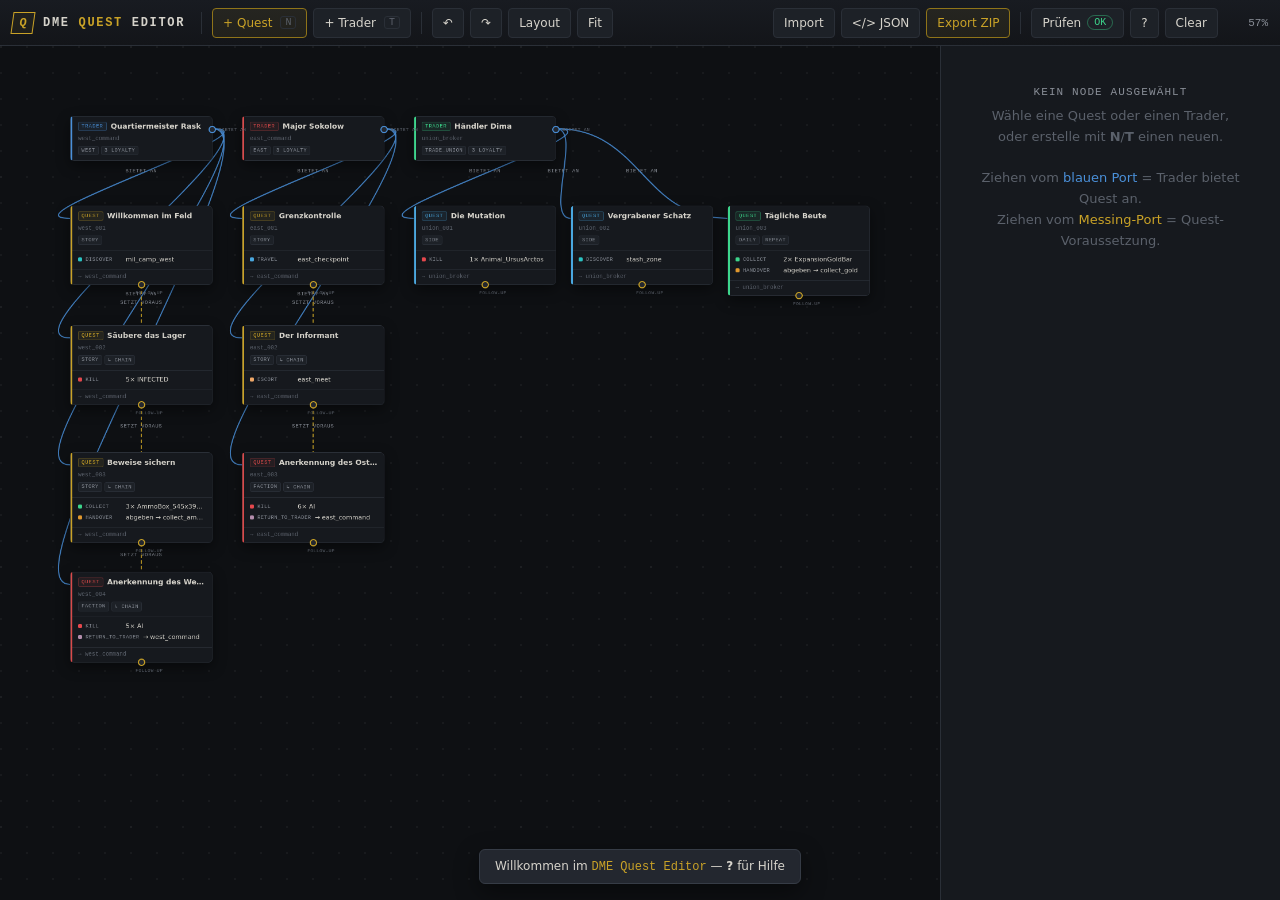
<file: docs/quest-editor/index.html>
<!DOCTYPE html>
<html lang="de">
<head>
<meta charset="UTF-8">
<meta name="viewport" content="width=device-width, initial-scale=1.0">
<title>DME Quest Editor</title>
<style>
:root{
  --bg:#0E1013; --panel:#16191E; --panel-2:#1D2127; --panel-3:#23272F;
  --line:#2A2F37; --line-2:#363C46;
  --ink:#D6D3CB; --muted:#8A8F98; --faint:#5B616B;
  --brass:#C9A227; --brass-dim:#8f7419;
  --err:#E5484D; --warn:#E0982E; --ok:#3DD68C;
  --shadow:0 8px 24px rgba(0,0,0,.45);
  --mono:ui-monospace,"Cascadia Code","Cascadia Mono",Consolas,"Liberation Mono",monospace;
  --sans:system-ui,"Segoe UI",Roboto,Helvetica,Arial,sans-serif;
}
*{box-sizing:border-box}
html,body{height:100%;margin:0}
body{
  background:var(--bg); color:var(--ink); font-family:var(--sans);
  font-size:13px; overflow:hidden; user-select:none; -webkit-font-smoothing:antialiased;
}
button{font-family:inherit;color:inherit;cursor:pointer}
input,select,textarea{font-family:inherit}
.mono{font-family:var(--mono)}
.eyebrow{font-family:var(--mono);text-transform:uppercase;letter-spacing:.12em;font-size:10px;color:var(--muted)}

/* ---------- Layout ---------- */
#app{display:flex;flex-direction:column;height:100%}
#toolbar{
  display:flex;align-items:center;gap:6px;height:46px;padding:0 12px;flex:0 0 auto;
  background:linear-gradient(180deg,#181B21,#131519);border-bottom:1px solid var(--line);z-index:30;
}
#brand{display:flex;align-items:center;gap:9px;margin-right:6px}
#brand .logo{width:22px;height:22px;border:1px solid var(--brass);color:var(--brass);
  display:flex;align-items:center;justify-content:center;font-family:var(--mono);font-weight:700;
  font-size:12px;transform:skewX(-8deg);background:rgba(201,162,39,.06)}
#brand .title{font-family:var(--mono);text-transform:uppercase;letter-spacing:.14em;font-size:12px;font-weight:600}
#brand .title b{color:var(--brass);font-weight:600}
.tb-sep{width:1px;height:22px;background:var(--line);margin:0 4px}
.tb-btn{
  height:30px;padding:0 10px;display:inline-flex;align-items:center;gap:6px;
  background:var(--panel-2);border:1px solid var(--line);color:var(--ink);
  border-radius:4px;font-size:12px;white-space:nowrap;transition:border-color .12s,background .12s;
}
.tb-btn:hover{border-color:var(--line-2);background:var(--panel-3)}
.tb-btn.primary{border-color:var(--brass-dim);color:var(--brass);background:rgba(201,162,39,.08)}
.tb-btn.primary:hover{background:rgba(201,162,39,.15)}
.tb-btn.danger:hover{border-color:var(--err);color:var(--err)}
.tb-btn .k{font-family:var(--mono);font-size:10px;color:var(--faint);border:1px solid var(--line);
  border-radius:3px;padding:0 4px;margin-left:2px}
.tb-spacer{flex:1 1 auto}
#zoomLabel{font-family:var(--mono);font-size:11px;color:var(--muted);min-width:44px;text-align:right}

#stage{flex:1 1 auto;display:flex;min-height:0;position:relative}

/* ---------- Canvas ---------- */
#canvas{
  flex:1 1 auto;position:relative;overflow:hidden;cursor:default;
  background-color:var(--bg);
  background-image:
    radial-gradient(circle at 1px 1px, rgba(255,255,255,.045) 1px, transparent 0),
    radial-gradient(circle at 1px 1px, rgba(255,255,255,.02) 1px, transparent 0);
  background-size:26px 26px, 130px 130px;
}
#canvas.panning{cursor:grabbing}
#canvas.connecting{cursor:crosshair}
#world{position:absolute;left:0;top:0;transform-origin:0 0;will-change:transform}
#edges{position:absolute;left:0;top:0;width:1px;height:1px;overflow:visible;pointer-events:none}
#edges path.hit{stroke:transparent;stroke-width:14;fill:none;pointer-events:stroke;cursor:pointer}
#edges path.wire{fill:none;stroke-width:2}
#edges .elabel{font-family:var(--mono);font-size:9px;fill:var(--muted);text-transform:uppercase;letter-spacing:.08em}
#edges .elabel-bg{fill:var(--bg);opacity:.85}

/* ---------- Nodes ---------- */
.node{
  position:absolute;width:248px;background:var(--panel);border:1px solid var(--line);
  border-radius:7px;box-shadow:var(--shadow);overflow:visible;
}
.node.sel{border-color:var(--brass);box-shadow:0 0 0 1px var(--brass),0 8px 26px rgba(0,0,0,.5)}
.node .accent{position:absolute;left:0;top:0;bottom:0;width:3px;border-radius:7px 0 0 7px}
.node .nhead{display:flex;align-items:center;gap:7px;padding:9px 10px 8px 13px;cursor:grab}
.node .nhead:active{cursor:grabbing}
.node .ntag{font-family:var(--mono);font-size:9px;text-transform:uppercase;letter-spacing:.1em;
  padding:2px 5px;border-radius:3px;border:1px solid;flex:0 0 auto}
.node .ntitle{font-size:13px;font-weight:600;line-height:1.2;overflow:hidden;text-overflow:ellipsis;
  white-space:nowrap;flex:1 1 auto}
.node .nid{font-family:var(--mono);font-size:10px;color:var(--faint);padding:0 13px 7px}
.node .nbadges{display:flex;flex-wrap:wrap;gap:4px;padding:0 11px 9px 13px}
.node .badge{font-family:var(--mono);font-size:9px;text-transform:uppercase;letter-spacing:.06em;
  padding:2px 5px;border-radius:3px;background:var(--panel-2);border:1px solid var(--line);color:var(--muted)}
.node .obj-list{border-top:1px solid var(--line);padding:6px 8px 8px}
.node .obj-row{display:flex;align-items:center;gap:6px;padding:3px 5px;border-radius:4px;font-size:11px}
.node .obj-row:hover{background:var(--panel-2)}
.node .obj-dot{width:7px;height:7px;border-radius:2px;flex:0 0 auto}
.node .obj-type{font-family:var(--mono);font-size:9px;letter-spacing:.05em;min-width:64px;color:var(--muted)}
.node .obj-txt{color:var(--ink);overflow:hidden;text-overflow:ellipsis;white-space:nowrap}
.node .nfoot{display:flex;justify-content:space-between;align-items:center;padding:6px 11px 8px 13px;
  border-top:1px solid var(--line);font-family:var(--mono);font-size:10px;color:var(--faint)}
.node .flags-badge{color:var(--err);cursor:help}
.node .flags-badge.warn{color:var(--warn)}
.node.empty-obj .obj-empty{padding:8px 13px;color:var(--faint);font-style:italic;font-size:11px;border-top:1px solid var(--line)}

/* Ports */
.port{position:absolute;width:13px;height:13px;border-radius:50%;background:var(--panel-3);
  border:2px solid var(--line-2);cursor:crosshair;z-index:2;transition:transform .1s,border-color .1s}
.port:hover{border-color:var(--brass);transform:scale(1.25)}
.port.out-trader{right:-7px;top:16px;border-color:#4A90D9}
.port.out-prereq{bottom:-7px;left:50%;margin-left:-6px;border-color:var(--brass)}
.port .plabel{position:absolute;font-family:var(--mono);font-size:8px;color:var(--faint);
  text-transform:uppercase;letter-spacing:.06em;white-space:nowrap;pointer-events:none}
.port.out-trader .plabel{left:16px;top:0}
.port.out-prereq .plabel{top:14px;left:-6px}

/* ---------- Inspector ---------- */
#inspector{
  flex:0 0 340px;width:340px;background:var(--panel);border-left:1px solid var(--line);
  display:flex;flex-direction:column;min-height:0;z-index:20;
}
#inspector.hidden{display:none}
#insp-head{padding:12px 14px;border-bottom:1px solid var(--line);display:flex;align-items:flex-start;justify-content:space-between;gap:8px}
#insp-head .h-tag{font-family:var(--mono);font-size:9px;letter-spacing:.12em;text-transform:uppercase;color:var(--brass)}
#insp-head .h-title{font-size:15px;font-weight:600;margin-top:3px;word-break:break-word}
#insp-head .h-sub{font-family:var(--mono);font-size:10px;color:var(--muted);margin-top:4px}
#insp-close{background:none;border:none;color:var(--muted);font-size:18px;line-height:1;padding:2px 4px}
#insp-close:hover{color:var(--err)}
#insp-body{flex:1 1 auto;overflow-y:auto;overflow-x:hidden}
#insp-empty{padding:40px 22px;text-align:center;color:var(--faint)}
#insp-empty .big{font-family:var(--mono);font-size:11px;letter-spacing:.1em;text-transform:uppercase;margin-bottom:8px;color:var(--muted)}

.sect{border-bottom:1px solid var(--line)}
.sect>.sect-head{display:flex;align-items:center;gap:8px;padding:10px 14px;cursor:pointer;user-select:none}
.sect>.sect-head:hover{background:var(--panel-2)}
.sect>.sect-head .chev{color:var(--faint);font-size:10px;width:10px;transition:transform .12s}
.sect.open>.sect-head .chev{transform:rotate(90deg)}
.sect>.sect-head .s-name{font-family:var(--mono);font-size:10px;letter-spacing:.1em;text-transform:uppercase;color:var(--ink);flex:1 1 auto}
.sect>.sect-head .s-count{font-family:var(--mono);font-size:10px;color:var(--faint)}
.sect>.sect-body{display:none;padding:4px 14px 14px}
.sect.open>.sect-body{display:block}

.f{margin:9px 0}
.f>label{display:block;font-family:var(--mono);font-size:9px;letter-spacing:.06em;text-transform:uppercase;color:var(--muted);margin-bottom:4px}
.f .hint{font-family:var(--sans);font-size:10px;color:var(--faint);margin-top:3px;text-transform:none;letter-spacing:0}
.ctrl{width:100%;background:var(--panel-2);border:1px solid var(--line);color:var(--ink);
  border-radius:4px;padding:7px 8px;font-size:12px}
.ctrl:focus{outline:none;border-color:var(--brass)}
textarea.ctrl{resize:vertical;min-height:52px;line-height:1.4}
select.ctrl{cursor:pointer}
.row2{display:flex;gap:8px}
.row2>.f{flex:1;margin:9px 0}
.chk{display:flex;align-items:center;gap:8px;margin:7px 0;cursor:pointer;font-size:12px}
.chk input{width:15px;height:15px;accent-color:var(--brass);cursor:pointer}
.mini-btn{background:var(--panel-2);border:1px solid var(--line);color:var(--muted);border-radius:4px;
  padding:5px 9px;font-size:11px;font-family:var(--mono)}
.mini-btn:hover{border-color:var(--brass);color:var(--brass)}
.add-btn{width:100%;margin-top:8px;padding:7px;background:var(--panel-2);border:1px dashed var(--line-2);
  color:var(--muted);border-radius:4px;font-family:var(--mono);font-size:11px;letter-spacing:.06em}
.add-btn:hover{border-color:var(--brass);color:var(--brass)}

/* repeatable item cards (objectives / rewards / levels) */
.item-card{background:var(--panel-2);border:1px solid var(--line);border-radius:5px;margin:8px 0;overflow:hidden}
.item-card>.ic-head{display:flex;align-items:center;gap:7px;padding:7px 9px;background:var(--panel-3)}
.item-card>.ic-head .ic-dot{width:8px;height:8px;border-radius:2px;flex:0 0 auto}
.item-card>.ic-head .ic-name{font-family:var(--mono);font-size:11px;flex:1 1 auto;color:var(--ink);overflow:hidden;text-overflow:ellipsis;white-space:nowrap}
.item-card>.ic-head .ic-x{background:none;border:none;color:var(--faint);font-size:15px;line-height:1;padding:0 3px}
.item-card>.ic-head .ic-x:hover{color:var(--err)}
.item-card>.ic-body{padding:2px 10px 9px}
.taglist{display:flex;flex-wrap:wrap;gap:5px;margin-top:2px}
.taglist .tag{display:inline-flex;align-items:center;gap:5px;background:var(--panel-3);border:1px solid var(--line);
  border-radius:4px;padding:3px 4px 3px 7px;font-family:var(--mono);font-size:10px}
.taglist .tag button{background:none;border:none;color:var(--faint);font-size:13px;line-height:1;padding:0 1px}
.taglist .tag button:hover{color:var(--err)}
.taglist .tag.add input{background:none;border:none;color:var(--ink);width:96px;font-family:var(--mono);font-size:10px}
.taglist .tag.add input:focus{outline:none}
.taglist .tag.add{border-style:dashed}

/* ---------- Validation panel ---------- */
#valpanel{position:absolute;right:352px;bottom:12px;width:300px;max-height:44%;background:var(--panel);
  border:1px solid var(--line);border-radius:7px;box-shadow:var(--shadow);display:flex;flex-direction:column;z-index:25;overflow:hidden}
#valpanel.hidden{display:none}
#valpanel .vp-head{display:flex;align-items:center;gap:8px;padding:9px 12px;border-bottom:1px solid var(--line);cursor:pointer}
#valpanel .vp-head .s-name{font-family:var(--mono);font-size:10px;letter-spacing:.1em;text-transform:uppercase;flex:1 1 auto}
#valpanel .vp-body{overflow-y:auto;padding:4px 0}
#valpanel .vitem{display:flex;gap:8px;padding:7px 12px;font-size:11px;border-left:2px solid transparent;cursor:pointer}
#valpanel .vitem:hover{background:var(--panel-2)}
#valpanel .vitem.err{border-left-color:var(--err)}
#valpanel .vitem.warn{border-left-color:var(--warn)}
#valpanel .vitem .vmark{font-family:var(--mono);font-size:9px;flex:0 0 auto;margin-top:1px}
#valpanel .vitem.err .vmark{color:var(--err)}
#valpanel .vitem.warn .vmark{color:var(--warn)}
#valpanel .vitem .vwho{color:var(--muted);font-family:var(--mono);font-size:9px}
#valpanel .vp-empty{padding:16px 12px;color:var(--ok);font-size:11px;text-align:center}
.count-pill{font-family:var(--mono);font-size:10px;padding:1px 6px;border-radius:9px;border:1px solid var(--line)}
.count-pill.err{color:var(--err);border-color:rgba(229,72,77,.4)}
.count-pill.warn{color:var(--warn);border-color:rgba(224,152,46,.4)}
.count-pill.ok{color:var(--ok);border-color:rgba(61,214,140,.4)}

/* ---------- Context menu ---------- */
#ctxmenu{position:absolute;z-index:60;background:var(--panel-2);border:1px solid var(--line-2);
  border-radius:6px;box-shadow:var(--shadow);padding:4px;min-width:170px;display:none}
#ctxmenu button{display:flex;width:100%;align-items:center;gap:8px;background:none;border:none;
  color:var(--ink);text-align:left;padding:7px 10px;border-radius:4px;font-size:12px}
#ctxmenu button:hover{background:var(--panel-3)}
#ctxmenu button.danger:hover{color:var(--err)}
#ctxmenu .sep{height:1px;background:var(--line);margin:4px 2px}
#ctxmenu .ctx-h{font-family:var(--mono);font-size:9px;letter-spacing:.1em;text-transform:uppercase;color:var(--faint);padding:5px 10px 3px}

/* ---------- Modal ---------- */
.modal-bg{position:absolute;inset:0;background:rgba(0,0,0,.6);z-index:70;display:none;align-items:center;justify-content:center}
.modal-bg.show{display:flex}
.modal{background:var(--panel);border:1px solid var(--line-2);border-radius:9px;box-shadow:var(--shadow);
  width:min(680px,92vw);max-height:86vh;display:flex;flex-direction:column;overflow:hidden}
.modal .m-head{display:flex;align-items:center;justify-content:space-between;padding:13px 16px;border-bottom:1px solid var(--line)}
.modal .m-head h2{margin:0;font-family:var(--mono);font-size:13px;letter-spacing:.08em;text-transform:uppercase;font-weight:600}
.modal .m-head button{background:none;border:none;color:var(--muted);font-size:20px;line-height:1}
.modal .m-head button:hover{color:var(--err)}
.modal .m-body{padding:16px;overflow:auto}
.modal .m-body pre{margin:0;font-family:var(--mono);font-size:11px;line-height:1.5;white-space:pre-wrap;word-break:break-word;color:var(--ink)}
.kb-grid{display:grid;grid-template-columns:auto 1fr;gap:9px 16px;align-items:center}
.kb-grid .k{font-family:var(--mono);font-size:11px;background:var(--panel-2);border:1px solid var(--line);
  border-radius:4px;padding:3px 7px;justify-self:start;color:var(--brass)}
.kb-grid .d{color:var(--muted);font-size:12px}
.modal p.lead{margin:0 0 14px;color:var(--muted);line-height:1.55}
.legend{display:flex;flex-wrap:wrap;gap:6px;margin-top:6px}
.legend .lg{display:inline-flex;align-items:center;gap:6px;font-family:var(--mono);font-size:10px;
  border:1px solid var(--line);border-radius:4px;padding:3px 7px;color:var(--muted)}
.legend .lg i{width:9px;height:9px;border-radius:2px;display:inline-block}

/* toast */
#toast{position:absolute;bottom:16px;left:50%;transform:translateX(-50%) translateY(20px);
  background:var(--panel-3);border:1px solid var(--line-2);border-radius:6px;padding:9px 15px;
  font-size:12px;box-shadow:var(--shadow);opacity:0;transition:opacity .2s,transform .2s;z-index:80;pointer-events:none}
#toast.show{opacity:1;transform:translateX(-50%) translateY(0)}
#toast.err{border-color:var(--err)}
#toast .mono{color:var(--brass)}

.hidden{display:none !important}
::-webkit-scrollbar{width:10px;height:10px}
::-webkit-scrollbar-thumb{background:var(--line);border-radius:5px;border:2px solid var(--panel)}
::-webkit-scrollbar-thumb:hover{background:var(--line-2)}
</style>
</head>
<body>
<div id="app">
  <header id="toolbar">
    <div id="brand"><div class="logo">Q</div><div class="title">DME&nbsp;<b>QUEST</b>&nbsp;EDITOR</div></div>
    <div class="tb-sep"></div>
    <button class="tb-btn primary" id="btnNewQuest">+ Quest <span class="k">N</span></button>
    <button class="tb-btn" id="btnNewTrader">+ Trader <span class="k">T</span></button>
    <div class="tb-sep"></div>
    <button class="tb-btn" id="btnUndo" title="Rückgängig (Ctrl+Z)">↶</button>
    <button class="tb-btn" id="btnRedo" title="Wiederholen (Ctrl+Y)">↷</button>
    <button class="tb-btn" id="btnLayout" title="Auto-Layout (L)">Layout</button>
    <button class="tb-btn" id="btnFit" title="Ansicht einpassen (F)">Fit</button>
    <div class="tb-spacer"></div>
    <button class="tb-btn" id="btnImport">Import</button>
    <button class="tb-btn" id="btnCode">&lt;/&gt; JSON</button>
    <button class="tb-btn primary" id="btnExport">Export ZIP</button>
    <div class="tb-sep"></div>
    <button class="tb-btn" id="btnValidate" title="Validierung">Prüfen <span class="count-pill ok" id="valPill">0</span></button>
    <button class="tb-btn" id="btnHelp" title="Hilfe (?)">?</button>
    <button class="tb-btn danger" id="btnClear" title="Alles löschen">Clear</button>
    <span id="zoomLabel">100%</span>
  </header>

  <div id="stage">
    <div id="canvas">
      <div id="world">
        <svg id="edges"></svg>
      </div>
    </div>

    <aside id="inspector">
      <div id="insp-head" class="hidden">
        <div>
          <div class="h-tag" id="ih-tag">QUEST</div>
          <div class="h-title" id="ih-title">—</div>
          <div class="h-sub" id="ih-sub"></div>
        </div>
        <button id="insp-close" title="Auswahl aufheben">×</button>
      </div>
      <div id="insp-body">
        <div id="insp-empty">
          <div class="big">Kein Node ausgewählt</div>
          <div style="line-height:1.6">Wähle eine Quest oder einen Trader,<br>oder erstelle mit <b>N</b>/<b>T</b> einen neuen.<br><br>
          Ziehen vom <span style="color:#4A90D9">blauen Port</span> = Trader bietet Quest an.<br>
          Ziehen vom <span style="color:var(--brass)">Messing-Port</span> = Quest-Voraussetzung.</div>
        </div>
      </div>
    </aside>

    <div id="valpanel" class="hidden">
      <div class="vp-head" id="valHead"><span class="s-name">Validierung</span><span class="count-pill ok" id="valPill2">0</span><span style="color:var(--faint)">×</span></div>
      <div class="vp-body" id="valBody"></div>
    </div>

    <div id="ctxmenu"></div>
    <div id="toast"></div>
  </div>
</div>

<!-- Modals -->
<div class="modal-bg" id="modalHelp">
  <div class="modal">
    <div class="m-head"><h2>Hilfe &amp; Tastenkürzel</h2><button data-close>×</button></div>
    <div class="m-body">
      <p class="lead">Visueller Node-Editor für <b>DME_Tasks</b>-Quests. Trader bieten Quests an (blaue Kante);
      Quests verketten sich über Voraussetzungen (Messing-Kante von unten). Der Export erzeugt die
      Serverprofil-Struktur <span class="mono">DME_Tasks/Traders/*.json</span> + <span class="mono">Quests/*.json</span>.</p>
      <div class="kb-grid" id="kbGrid"></div>
      <div style="margin-top:16px" class="eyebrow">Objective-Typen</div>
      <div class="legend" id="legend"></div>
    </div>
  </div>
</div>

<div class="modal-bg" id="modalCode">
  <div class="modal">
    <div class="m-head"><h2 id="codeTitle">JSON</h2><div style="display:flex;gap:8px"><button class="mini-btn" data-copy>Kopieren</button><button data-close>×</button></div></div>
    <div class="m-body"><pre id="codePre"></pre></div>
  </div>
</div>

<input type="file" id="fileInput" accept=".json,.zip" multiple class="hidden">

<script>
"use strict";
// constants.js
// ---------- Constants ----------
const FACTIONS = ["NEUTRAL","WEST","EAST","BANDITS","MONSTERS","TRADE_UNION"];
const FACTION_COLOR = {NEUTRAL:"#8A8F98",WEST:"#4A90D9",EAST:"#D94A4A",BANDITS:"#E0982E",MONSTERS:"#9B59B6",TRADE_UNION:"#3DD68C"};
const CATEGORIES = ["STORY","SIDE","FACTION","BOSS","EXPEDITION","DAILY","WEEKLY"];
const CATEGORY_COLOR = {STORY:"#C9A227",SIDE:"#4AA8E0",FACTION:"#D94A4A",BOSS:"#F76808",EXPEDITION:"#66C2A5",DAILY:"#3DD68C",WEEKLY:"#8B7BE8"};
const OBJ_TYPES = ["KILL","BOSS","COLLECT","HANDOVER","DELIVER","TRAVEL","DISCOVER","MARK","STASH","INTERACT","SURVIVE","RETURN_TO_TRADER","CRAFT","ESCORT","DEFEND","USE_ITEM","SIGNAL","GROUP","EXTRACT"];
const OBJ_COLOR = {KILL:"#E5484D",BOSS:"#F76808",COLLECT:"#3DD68C",HANDOVER:"#E0982E",DELIVER:"#E0982E",TRAVEL:"#4AA8E0",DISCOVER:"#2BC4C4",MARK:"#8B7BE8",STASH:"#8B7BE8",INTERACT:"#C9A227",SURVIVE:"#D08770",RETURN_TO_TRADER:"#B48EAD",CRAFT:"#A3BE8C",ESCORT:"#F0A868",DEFEND:"#F0A868",USE_ITEM:"#C9A227",SIGNAL:"#56B6C2",GROUP:"#7A8290",EXTRACT:"#66C2A5"};
const TARGET_CATS = ["","INFECTED","PLAYER","ANIMAL","AI"];
const STORE_KEY = "dme_quest_editor_v2";

// which extra fields each objective type surfaces (beyond Id/Type/Amount)
const OBJ_FIELDS = {
  KILL:["TargetCategory","ClassNames","Zone","RequiredZones","BossId"],
  BOSS:["BossId","ClassNames","Zone"],
  COLLECT:["ClassNames","FoundInWorldRequired","AllowedOrigins"],
  HANDOVER:["ReferencesObjective","AllowPartialHandover"],
  DELIVER:["ClassNames","ReferencesObjective","Zone"],
  TRAVEL:["Zone"],
  DISCOVER:["Zone"],
  MARK:["Zone","ClassNames"],
  STASH:["ClassNames","Zone"],
  INTERACT:["ClassNames","Zone"],
  SURVIVE:["Zone"],
  RETURN_TO_TRADER:["TraderId","MustBeAlive"],
  CRAFT:["ClassNames"],
  ESCORT:["Zone"],
  DEFEND:["Zone"],
  USE_ITEM:["ClassNames","Zone"],
  SIGNAL:["Zone"],
  GROUP:[],
  EXTRACT:["Zone"]
};

// model.js
// ---------- Utils ----------
function uid(prefix){ let n=1; const ids=new Set([...state.traders.map(t=>t.id),...state.quests.map(q=>q.QuestId)]);
  while(ids.has(prefix+n)) n++; return prefix+n; }
function clone(o){ return JSON.parse(JSON.stringify(o)); }

// ---------- Model factories ----------
function newTraderDef(){ return {Version:1,TraderId:uid("trader_"),DisplayName:"Neuer Trader",Faction:"NEUTRAL",
  LoyaltyLevels:[{Level:1,RequiredPlayerLevel:0,RequiredReputation:0.0,RequiredTurnover:0}]}; }
function newQuestDef(){ return {Version:1,QuestId:uid("quest_"),TraderId:"",Category:"SIDE",Title:"Neue Quest",
  Description:"",Repeatable:false,FailOnDeath:false,FailOnFactionChange:false,TimeLimit:-1,
  Prerequisites:emptyPrereq(),Objectives:[],Rewards:emptyReward(),Unlocks:emptyUnlock(),Choices:[]}; }
function emptyPrereq(){ return {MinimumPlayerLevel:0,RequiredFaction:"",MinimumTraderReputation:0,RequiredTraderLevel:0,
  RequiredCompletedQuests:[],BlockedByCompletedQuests:[],RequiredDecisions:[],BlockedByDecisions:[],RequiredSkills:[],
  RequiredSeasonLevel:0,RequiredBossProgress:"",RequiredItem:"",FromHour:-1,ToHour:-1}; }
function emptyReward(){ return {PlayerExperience:0,Currency:0,TraderReputation:0,RivalReputation:[],Items:[],SkillPoints:0,SeasonXp:0}; }
function emptyUnlock(){ return {QuestIds:[],MarketItems:[],Keys:[],BossAccess:""}; }
function newObjective(type){ const o={ObjectiveId:"obj_"+Math.random().toString(36).slice(2,6),Type:type||"TRAVEL",Amount:1};
  if(OBJ_FIELDS[o.Type].includes("Zone")) o.Zone=newZone(); return o; }
function newZone(){ return {ZoneId:"",CenterX:0,CenterY:0,CenterZ:0,Radius:50,Height:100}; }

function traderById(id){ return state.traders.find(t=>t.id===id); }
function questById(id){ return state.quests.find(q=>q.QuestId===id); }
// node accessors that hide the id-field difference
function nodeId(n){ return n.__k==="trader"?n.id:n.QuestId; }

// state.js

// ---------- State ----------
let state = { traders:[], quests:[] };   // nodes carry editor-only _x,_y
let view = { x:120, y:90, k:1 };
let selection = null;                     // {kind:'quest'|'trader', id}
let undoStack = [], redoStack = [];
let validationCache = [];

// ---------- DOM ----------
const $ = s => document.querySelector(s);
const canvas = $("#canvas"), world = $("#world"), edgesSvg = $("#edges");
const inspBody = $("#insp-body"), inspHead = $("#insp-head"), inspEmpty = $("#insp-empty");

// ---------- Utils ----------
function toast(msg,isErr){ const t=$("#toast"); t.innerHTML=msg; t.className=isErr?"show err":"show";
  clearTimeout(t._t); t._t=setTimeout(()=>t.className="",2200); }
function el(tag,props,kids){ const e=document.createElement(tag);
  if(props) for(const k in props){ if(k==="class")e.className=props[k]; else if(k==="text")e.textContent=props[k];
    else if(k==="html")e.innerHTML=props[k]; else if(k.startsWith("on"))e.addEventListener(k.slice(2).toLowerCase(),props[k]);
    else if(k==="style")e.setAttribute("style",props[k]); else e.setAttribute(k,props[k]); }
  if(kids) (Array.isArray(kids)?kids:[kids]).forEach(c=>{ if(c!=null) e.append(c.nodeType?c:document.createTextNode(c)); });
  return e; }
function snap(v){ return Math.round(v/13)*13; }

// ---------- Persistence & history ----------
function save(){ localStorage.setItem(STORE_KEY, JSON.stringify({state,view})); }
function load(){ try{ const raw=localStorage.getItem(STORE_KEY); if(!raw)return false;
  const d=JSON.parse(raw); if(d&&d.state){ state=d.state; if(d.view)view=d.view;
    state.traders=state.traders||[]; state.quests=state.quests||[]; return true; } }catch(e){} return false; }
function snapshot(){ undoStack.push(JSON.stringify(state)); if(undoStack.length>60)undoStack.shift(); redoStack.length=0; }
function undo(){ if(!undoStack.length)return; redoStack.push(JSON.stringify(state));
  state=JSON.parse(undoStack.pop()); selection=null; renderAll(); save(); toast("Rückgängig"); }
function redo(){ if(!redoStack.length)return; undoStack.push(JSON.stringify(state));
  state=JSON.parse(redoStack.pop()); selection=null; renderAll(); save(); toast("Wiederholt"); }

// ---------- Coordinate transform ----------
function applyView(){ world.style.transform=`translate(${view.x}px,${view.y}px) scale(${view.k})`;
  $("#zoomLabel").textContent=Math.round(view.k*100)+"%"; }
function screenToWorld(sx,sy){ const r=canvas.getBoundingClientRect();
  return {x:(sx-r.left-view.x)/view.k, y:(sy-r.top-view.y)/view.k}; }

// render.js
/* =====================================================================
   RENDERING
   ===================================================================== */
const nodeEls = new Map();   // id -> element

function renderAll(){ world.querySelectorAll(".node").forEach(n=>n.remove()); nodeEls.clear();
  state.traders.forEach(t=>{ t.__k="trader"; renderNode(t); });
  state.quests.forEach(q=>{ q.__k="quest"; renderNode(q); });
  measureNodes(); renderEdges(); renderInspector(); runValidation(); applyView(); }

function measureNodes(){ nodeEls.forEach((elm,id)=>{ const n=elm.__node; n._w=elm.offsetWidth; n._h=elm.offsetHeight; }); }

function renderNode(n){
  const isTrader = n.__k==="trader";
  const id = nodeId(n);
  const wrap = el("div",{class:"node"+(isSel(n)?" sel":""),"data-id":id,"data-kind":n.__k});
  wrap.style.left=(n._x||0)+"px"; wrap.style.top=(n._y||0)+"px"; wrap.__node=n;

  const cat = isTrader ? (n.Faction||"NEUTRAL") : (n.Category||"SIDE");
  const accentColor = isTrader ? (FACTION_COLOR[n.Faction]||"#8A8F98") : (CATEGORY_COLOR[n.Category]||"#8A8F98");
  wrap.append(el("div",{class:"accent",style:`background:${accentColor}`}));

  const tag = el("span",{class:"ntag",text:isTrader?"TRADER":"QUEST",
    style:`color:${accentColor};border-color:${accentColor}55;background:${accentColor}14`});
  const title = el("div",{class:"ntitle",text:(isTrader?n.DisplayName:n.Title)||"(ohne Titel)"});
  const head = el("div",{class:"nhead"},[tag,title]);
  wrap.append(head);
  wrap.append(el("div",{class:"nid",text:id}));

  if(isTrader){
    const lv=(n.LoyaltyLevels||[]).length;
    wrap.append(el("div",{class:"nbadges"},[
      el("span",{class:"badge",text:n.Faction||"NEUTRAL"}),
      el("span",{class:"badge",text:lv+" LOYALTY"})
    ]));
    // output port: offers quests
    wrap.append(portEl("out-trader","BIETET AN"));
  } else {
    // badges
    const badges=[el("span",{class:"badge",text:n.Category||"SIDE"})];
    if(n.Repeatable) badges.push(el("span",{class:"badge",text:"REPEAT"}));
    if(n.TimeLimit>0) badges.push(el("span",{class:"badge",text:"⏱ "+n.TimeLimit+"s"}));
    if((n.Prerequisites&&n.Prerequisites.RequiredCompletedQuests||[]).length) badges.push(el("span",{class:"badge",text:"↳ CHAIN"}));
    wrap.append(el("div",{class:"nbadges"},badges));
    // objectives
    const objs=n.Objectives||[];
    if(objs.length){ const list=el("div",{class:"obj-list"});
      objs.slice(0,6).forEach(o=>{ const c=OBJ_COLOR[o.Type]||"#7A8290";
        list.append(el("div",{class:"obj-row"},[
          el("span",{class:"obj-dot",style:`background:${c}`}),
          el("span",{class:"obj-type",text:o.Type}),
          el("span",{class:"obj-txt",text:objSummary(o)})
        ])); });
      if(objs.length>6) list.append(el("div",{class:"obj-row"},[el("span",{class:"obj-txt",style:"color:var(--faint)",text:"+"+(objs.length-6)+" weitere…"})]));
      wrap.append(list);
    } else { wrap.classList.add("empty-obj"); wrap.append(el("div",{class:"obj-empty",text:"keine Objectives"})); }
    // footer: trader + validation flags
    const issues=nodeIssues(id);
    const foot=el("div",{class:"nfoot"});
    foot.append(el("span",{text:n.TraderId?("→ "+n.TraderId):"⚠ kein Trader"}));
    if(issues.length){ const e=issues.filter(i=>i.sev==="err").length, w=issues.length-e;
      foot.append(el("span",{class:"flags-badge"+(e?"":" warn"),title:issues.map(i=>i.msg).join("\n"),
        text:(e?e+" ERR":"")+(e&&w?" · ":"")+(w?w+" WARN":"")})); }
    wrap.append(foot);
    // ports
    wrap.append(portEl("out-prereq","FOLLOW-UP"));
  }

  head.addEventListener("pointerdown",e=>startNodeDrag(e,n,wrap));
  wrap.addEventListener("pointerdown",e=>{ if(e.button===0){ selectNode(n); } });
  wrap.addEventListener("contextmenu",e=>{ e.preventDefault(); selectNode(n); openContextMenu(e.clientX,e.clientY,n); });
  world.append(wrap); nodeEls.set(id,wrap);
  return wrap;
}
function portEl(cls,label){ const p=el("div",{class:"port "+cls}); p.append(el("span",{class:"plabel",text:label}));
  p.addEventListener("pointerdown",e=>startConnect(e,cls)); return p; }

function objSummary(o){
  if(o.Type==="KILL"||o.Type==="BOSS"){ const who=o.BossId?("Boss "+o.BossId):(o.TargetCategory||((o.ClassNames||[])[0])||"Ziel"); return o.Amount+"× "+who; }
  if(o.Type==="COLLECT"||o.Type==="CRAFT"||o.Type==="DELIVER"){ return o.Amount+"× "+((o.ClassNames||[])[0]||"Item"); }
  if(o.Type==="HANDOVER"){ return "abgeben → "+(o.ReferencesObjective||"?"); }
  if(o.Type==="TRAVEL"||o.Type==="DISCOVER"||o.Type==="ESCORT"||o.Type==="DEFEND"||o.Type==="EXTRACT"){ return o.Zone&&o.Zone.ZoneId?o.Zone.ZoneId:"Zone"; }
  if(o.Type==="RETURN_TO_TRADER"){ return "→ "+(o.TraderId||"Trader"); }
  if(o.Type==="SURVIVE"){ return o.Amount+"s"; }
  return o.ObjectiveId;
}

// ----- Edges -----
function nodePortPos(n,which){ const w=n._w||248, h=n._h||90;
  if(which==="trader-out") return {x:(n._x||0)+w, y:(n._y||0)+22};
  if(which==="trader-in")  return {x:(n._x||0),   y:(n._y||0)+22};
  if(which==="prereq-out") return {x:(n._x||0)+w/2, y:(n._y||0)+h};
  if(which==="prereq-in")  return {x:(n._x||0)+w/2, y:(n._y||0)}; }

function renderEdges(){
  while(edgesSvg.firstChild) edgesSvg.removeChild(edgesSvg.firstChild);
  const frag=document.createDocumentFragment();
  // trader -> quest (offers)
  state.quests.forEach(q=>{ if(!q.TraderId)return; const t=traderById(q.TraderId); if(!t)return;
    const a=nodePortPos(t,"trader-out"), b=nodePortPos(q,"trader-in");
    frag.append(edgePath(a,b,"h","#4A90D9",{kind:"trader",to:q.QuestId},"")); });
  // quest -> quest (prereq): A required by B  => edge A(bottom) -> B(top)
  state.quests.forEach(b=>{ const reqs=(b.Prerequisites&&b.Prerequisites.RequiredCompletedQuests)||[];
    reqs.forEach(reqId=>{ const a=questById(reqId); if(!a)return;
      const pa=nodePortPos(a,"prereq-out"), pb=nodePortPos(b,"prereq-in");
      frag.append(edgePath(pa,pb,"v","#C9A227",{kind:"prereq",from:reqId,to:b.QuestId},"")); }); });
  edgesSvg.append(frag);
}
function edgePath(a,b,dir,color,meta,label){
  const g=document.createElementNS("http://www.w3.org/2000/svg","g");
  let d;
  if(dir==="h"){ const dx=Math.max(46,Math.abs(b.x-a.x)*0.5); d=`M ${a.x} ${a.y} C ${a.x+dx} ${a.y}, ${b.x-dx} ${b.y}, ${b.x} ${b.y}`; }
  else { const dy=Math.max(46,Math.abs(b.y-a.y)*0.5); d=`M ${a.x} ${a.y} C ${a.x} ${a.y+dy}, ${b.x} ${b.y-dy}, ${b.x} ${b.y}`; }
  const hit=document.createElementNS("http://www.w3.org/2000/svg","path"); hit.setAttribute("d",d); hit.setAttribute("class","hit");
  const wire=document.createElementNS("http://www.w3.org/2000/svg","path"); wire.setAttribute("d",d);
  wire.setAttribute("class","wire"); wire.setAttribute("stroke",color); wire.setAttribute("stroke-dasharray",meta.kind==="prereq"?"6 4":"");
  wire.setAttribute("opacity","0.85");
  hit.addEventListener("click",()=>deleteEdge(meta));
  hit.addEventListener("contextmenu",e=>{e.preventDefault();deleteEdge(meta);});
  g.append(hit,wire);
  // label
  const mx=(a.x+b.x)/2, my=(a.y+b.y)/2;
  const tx=document.createElementNS("http://www.w3.org/2000/svg","text");
  tx.setAttribute("x",mx); tx.setAttribute("y",my-2); tx.setAttribute("text-anchor","middle");
  tx.setAttribute("class","elabel"); tx.textContent=meta.kind==="trader"?"bietet an":"setzt voraus";
  g.append(tx);
  return g;
}
function deleteEdge(meta){ snapshot();
  if(meta.kind==="trader"){ const q=questById(meta.to); if(q)q.TraderId=""; }
  else { const b=questById(meta.to); if(b){ const arr=b.Prerequisites.RequiredCompletedQuests;
    const i=arr.indexOf(meta.from); if(i>=0)arr.splice(i,1); } }
  renderAll(); save(); toast("Verbindung entfernt"); }

// ----- helpers for selection & node card refresh -----
function isSel(n){ return selection && selection.kind===n.__k && selection.id===nodeId(n); }
function refreshNode(n){ const id=nodeId(n); const old=nodeEls.get(id); const nw=renderNode(n);
  if(old){ nw.style.zIndex=old.style.zIndex; old.remove(); } measureOne(n); renderEdges(); }
function measureOne(n){ const e=nodeEls.get(nodeId(n)); if(e){ n._w=e.offsetWidth; n._h=e.offsetHeight; } }

// interact.js
/* =====================================================================
   INTERACTION: pan / zoom / drag / connect
   ===================================================================== */
let dragState=null, panState=null, connectState=null, spaceDown=false;

canvas.addEventListener("pointerdown",e=>{
  if(e.target===canvas||e.target===world||e.target===edgesSvg){
    if(e.button===0&&!spaceDown){ selectNode(null); }
    if(e.button===1||e.button===2||spaceDown||e.button===0){ startPan(e); }
    if(e.button===2){ /* handled in contextmenu */ }
  }
});
canvas.addEventListener("contextmenu",e=>{ if(e.target===canvas||e.target===world||e.target===edgesSvg){ e.preventDefault(); openContextMenu(e.clientX,e.clientY,null); } });

function startPan(e){ if(e.button===2)return; panState={sx:e.clientX,sy:e.clientY,ox:view.x,oy:view.y};
  canvas.classList.add("panning"); canvas.setPointerCapture(e.pointerId); }

function startNodeDrag(e,n,wrap){ if(e.button!==0)return; e.stopPropagation();
  const w0=screenToWorld(e.clientX,e.clientY); dragState={n,wrap,dx:w0.x-(n._x||0),dy:w0.y-(n._y||0),moved:false};
  wrap.style.zIndex=1000; canvas.setPointerCapture(e.pointerId); }

function startConnect(e,cls){ e.stopPropagation(); e.preventDefault();
  const wrap=e.target.closest(".node"); const n=wrap.__node;
  const from = cls==="out-trader" ? nodePortPos(n,"trader-out") : nodePortPos(n,"prereq-out");
  connectState={kind:cls==="out-trader"?"trader":"prereq", src:n, from};
  const p=document.createElementNS("http://www.w3.org/2000/svg","path");
  p.setAttribute("class","wire"); p.setAttribute("stroke",cls==="out-trader"?"#4A90D9":"#C9A227");
  p.setAttribute("stroke-dasharray","5 4"); p.setAttribute("opacity","0.9"); p.id="tempwire";
  edgesSvg.append(p); canvas.classList.add("connecting"); canvas.setPointerCapture(e.pointerId); }

window.addEventListener("pointermove",e=>{
  if(panState){ view.x=panState.ox+(e.clientX-panState.sx); view.y=panState.oy+(e.clientY-panState.sy); applyView(); return; }
  if(dragState){ const w=screenToWorld(e.clientX,e.clientY); const nx=w.x-dragState.dx, ny=w.y-dragState.dy;
    dragState.n._x=snap(nx); dragState.n._y=snap(ny); dragState.wrap.style.left=dragState.n._x+"px";
    dragState.wrap.style.top=dragState.n._y+"px"; dragState.moved=true; renderEdges(); return; }
  if(connectState){ const w=screenToWorld(e.clientX,e.clientY); const a=connectState.from;
    const p=$("#tempwire"); if(p){ const dir=connectState.kind==="trader"?"h":"v";
      let d; if(dir==="h"){const dx=Math.max(46,Math.abs(w.x-a.x)*0.5);d=`M ${a.x} ${a.y} C ${a.x+dx} ${a.y}, ${w.x-dx} ${w.y}, ${w.x} ${w.y}`;}
      else{const dy=Math.max(46,Math.abs(w.y-a.y)*0.5);d=`M ${a.x} ${a.y} C ${a.x} ${a.y+dy}, ${w.x} ${w.y-dy}, ${w.x} ${w.y}`;}
      p.setAttribute("d",d); } return; }
});
window.addEventListener("pointerup",e=>{
  if(panState){ panState=null; canvas.classList.remove("panning"); }
  if(dragState){ if(dragState.moved){ snapshot(); save(); } dragState.wrap.style.zIndex=""; dragState=null; }
  if(connectState){ finishConnect(e); }
});

function finishConnect(e){ const tmp=$("#tempwire"); if(tmp)tmp.remove(); canvas.classList.remove("connecting");
  const target=document.elementFromPoint(e.clientX,e.clientY); const wrap=target&&target.closest(".node");
  const cs=connectState; connectState=null;
  if(!wrap){ return; } const tn=wrap.__node;
  if(cs.kind==="trader"){ if(tn.__k!=="quest"){ toast("Trader-Kante nur auf eine Quest",true); return; }
    snapshot(); tn.TraderId=cs.src.id; renderAll(); save(); toast("Trader bietet Quest an"); }
  else { if(tn.__k!=="quest"){ toast("Voraussetzung nur zwischen Quests",true); return; }
    if(tn===cs.src){ return; }
    if(wouldCycle(cs.src.QuestId,tn.QuestId)){ toast("Zyklus verhindert",true); return; }
    const arr=tn.Prerequisites.RequiredCompletedQuests; if(arr.includes(cs.src.QuestId)){ toast("Bereits verknüpft"); return; }
    snapshot(); arr.push(cs.src.QuestId); renderAll(); save(); toast("Voraussetzung gesetzt"); }
}
function wouldCycle(fromId,toId){ // adding edge from->to; cycle if 'from' is reachable from 'to' via prereqs
  const seen=new Set(); const stack=[toId];
  while(stack.length){ const cur=stack.pop(); if(cur===fromId)return true; if(seen.has(cur))continue; seen.add(cur);
    const q=questById(cur); if(q) (q.Prerequisites.RequiredCompletedQuests||[]).forEach(r=>stack.push(r)); }
  return false; }

// zoom
canvas.addEventListener("wheel",e=>{ e.preventDefault(); const r=canvas.getBoundingClientRect();
  const mx=e.clientX-r.left, my=e.clientY-r.top; const wx=(mx-view.x)/view.k, wy=(my-view.y)/view.k;
  const factor=e.deltaY<0?1.12:1/1.12; view.k=Math.min(2.4,Math.max(0.25,view.k*factor));
  view.x=mx-wx*view.k; view.y=my-wy*view.k; applyView(); save(); },{passive:false});

// keyboard
window.addEventListener("keydown",e=>{
  if(e.code==="Space"&&!isTyping(e)){ spaceDown=true; }
  if(isTyping(e)) return;
  const ctrl=e.ctrlKey||e.metaKey;
  if(ctrl&&e.key.toLowerCase()==="z"){ e.preventDefault(); undo(); return; }
  if(ctrl&&(e.key.toLowerCase()==="y"||(e.shiftKey&&e.key.toLowerCase()==="z"))){ e.preventDefault(); redo(); return; }
  if(ctrl&&e.key.toLowerCase()==="d"){ e.preventDefault(); duplicateSelection(); return; }
  if(e.key==="n"||e.key==="N"){ e.preventDefault(); addQuest(); }
  else if(e.key==="t"||e.key==="T"){ e.preventDefault(); addTrader(); }
  else if(e.key==="f"||e.key==="F"){ e.preventDefault(); fitView(); }
  else if(e.key==="l"||e.key==="L"){ e.preventDefault(); autoLayout(); }
  else if(e.key==="?"){ e.preventDefault(); openModal("#modalHelp"); }
  else if(e.key==="Delete"||e.key==="Backspace"){ e.preventDefault(); deleteSelection(); }
  else if(e.key==="Escape"){ selectNode(null); closeModals(); closeContextMenu(); }
});
window.addEventListener("keyup",e=>{ if(e.code==="Space")spaceDown=false; });
function isTyping(e){ const t=e.target; return t&&(t.tagName==="INPUT"||t.tagName==="TEXTAREA"||t.tagName==="SELECT"||t.isContentEditable); }

// inspector.js
/* =====================================================================
   SELECTION + INSPECTOR
   ===================================================================== */
function selectNode(n){ closeContextMenu();
  const prev=selection; selection = n? {kind:n.__k,id:nodeId(n)} : null;
  // update sel classes cheaply
  nodeEls.forEach((elm,id)=>elm.classList.remove("sel"));
  if(n){ const e=nodeEls.get(nodeId(n)); if(e)e.classList.add("sel"); }
  renderInspector();
}
function selectedNode(){ if(!selection)return null;
  return selection.kind==="trader"?traderById(selection.id):questById(selection.id); }

function renderInspector(){
  const n=selectedNode();
  if(!n){ inspHead.classList.add("hidden"); inspEmpty.classList.remove("hidden");
    inspBody.querySelectorAll(".sect").forEach(s=>s.remove()); return; }
  inspEmpty.classList.add("hidden"); inspHead.classList.remove("hidden");
  $("#ih-tag").textContent = n.__k==="trader"?"TRADER":"QUEST";
  $("#ih-title").textContent = (n.__k==="trader"?n.DisplayName:n.Title)||"(ohne Titel)";
  $("#ih-sub").textContent = n.__k==="trader"
    ? nodeId(n)+" · "+(n.LoyaltyLevels||[]).length+" Loyalty-Level"
    : nodeId(n)+" · "+(n.Objectives||[]).length+" Obj · "+(n.Rewards.Items||[]).length+" Item-Rewards";
  inspBody.querySelectorAll(".sect").forEach(s=>s.remove());
  if(n.__k==="trader") buildTraderInspector(n); else buildQuestInspector(n);
}

// section helper
function section(title,count,open,build){ const s=el("div",{class:"sect"+(open?" open":"")});
  const head=el("div",{class:"sect-head"},[el("span",{class:"chev",text:"▶"}),el("span",{class:"s-name",text:title}),
    count!=null?el("span",{class:"s-count",text:count}):null]);
  head.addEventListener("click",()=>s.classList.toggle("open"));
  const body=el("div",{class:"sect-body"}); s.append(head,body); build(body); inspBody.append(s); return s; }

// bound controls
function txt(obj,key,label,ph,onEdit){ const f=el("div",{class:"f"});
  f.append(el("label",{text:label})); const i=el("input",{class:"ctrl",type:"text",value:obj[key]==null?"":obj[key]});
  if(ph)i.placeholder=ph; i.addEventListener("input",()=>{ obj[key]=i.value; (onEdit||liveRefresh)(); });
  f.append(i); return f; }
function area(obj,key,label){ const f=el("div",{class:"f"}); f.append(el("label",{text:label}));
  const i=el("textarea",{class:"ctrl"}); i.value=obj[key]||""; i.addEventListener("input",()=>{obj[key]=i.value;liveRefresh();});
  f.append(i); return f; }
function num(obj,key,label,step){ const f=el("div",{class:"f"}); f.append(el("label",{text:label}));
  const i=el("input",{class:"ctrl",type:"number",value:obj[key]}); if(step)i.step=step;
  i.addEventListener("input",()=>{ const v=i.value===""?0:(step?parseFloat(i.value):parseInt(i.value,10)); obj[key]=isNaN(v)?0:v; liveRefresh(); });
  f.append(i); return f; }
function sel(obj,key,label,opts,onEdit){ const f=el("div",{class:"f"}); f.append(el("label",{text:label}));
  const s=el("select",{class:"ctrl"}); opts.forEach(o=>{ const op=el("option",{value:o,text:o||"(keine)"}); if((obj[key]||"")===o)op.selected=true; s.append(op); });
  s.addEventListener("change",()=>{ obj[key]=s.value; (onEdit||liveRefresh)(); }); f.append(s); return f; }
function chk(obj,key,label){ const l=el("label",{class:"chk"}); const i=el("input",{type:"checkbox"});
  i.checked=!!obj[key]; i.addEventListener("change",()=>{obj[key]=i.checked;liveRefresh();});
  l.append(i,document.createTextNode(label)); return l; }
function strList(arr,label,ph){ const f=el("div",{class:"f"}); f.append(el("label",{text:label}));
  const list=el("div",{class:"taglist"});
  function redraw(){ list.innerHTML="";
    arr.forEach((v,idx)=>{ const tg=el("span",{class:"tag"},[document.createTextNode(v)]);
      tg.append(el("button",{text:"×",onClick:()=>{arr.splice(idx,1);redraw();liveRefresh();}})); list.append(tg); });
    const add=el("span",{class:"tag add"}); const inp=el("input",{type:"text",placeholder:ph||"hinzufügen…"});
    inp.addEventListener("keydown",e=>{ if(e.key==="Enter"&&inp.value.trim()){ arr.push(inp.value.trim()); redraw(); liveRefresh(); } });
    add.append(inp); list.append(add); }
  redraw(); f.append(list); return f; }

let liveTimer=null;
function liveRefresh(){ const n=selectedNode(); if(n){ n.__k=n.__k||(n.QuestId?"quest":"trader"); refreshNode(n);
  $("#ih-title").textContent=(n.__k==="trader"?n.DisplayName:n.Title)||"(ohne Titel)"; }
  runValidation(); clearTimeout(liveTimer); liveTimer=setTimeout(save,250); }

// ---- Trader inspector ----
function buildTraderInspector(t){
  section("Identität",null,true,b=>{
    b.append(idField(t,"id","Trader-ID",true));
    b.append(txt(t,"DisplayName","Anzeigename","z.B. Quartiermeister Rask"));
    b.append(hintFor("DisplayName mit führendem # = Stringtable-Key; sonst Klartext."));
    b.append(sel(t,"Faction","Fraktion",FACTIONS));
  });
  section("Loyalty-Level",(t.LoyaltyLevels||[]).length,true,b=>{
    (t.LoyaltyLevels||[]).forEach((lv,i)=>{ const card=itemCard(FACTION_COLOR[t.Faction]||"#8A8F98","Level "+lv.Level,
      ()=>{ t.LoyaltyLevels.splice(i,1); renderInspector(); liveRefresh(); });
      const bd=card.querySelector(".ic-body");
      bd.append(row2(num(lv,"Level","Level"),num(lv,"RequiredPlayerLevel","Min. Spielerlevel")));
      bd.append(row2(num(lv,"RequiredReputation","Min. Reputation","0.01"),num(lv,"RequiredTurnover","Min. Umsatz")));
      b.append(card); });
    b.append(el("button",{class:"add-btn",text:"+ Loyalty-Level",onClick:()=>{ const lv=(t.LoyaltyLevels[t.LoyaltyLevels.length-1]||{}).Level||0;
      t.LoyaltyLevels.push({Level:lv+1,RequiredPlayerLevel:0,RequiredReputation:0,RequiredTurnover:0}); renderInspector(); liveRefresh(); }}));
  });
}

// ---- Quest inspector ----
function buildQuestInspector(q){
  section("Identität",null,true,b=>{
    b.append(idField(q,"QuestId","Quest-ID",false));
    b.append(txt(q,"Title","Titel","z.B. Der verlorene Konvoi"));
    b.append(area(q,"Description","Beschreibung"));
    b.append(hintFor("Titel/Beschreibung mit # = Stringtable-Key; sonst Klartext (DME_Tasks_Loc zeigt verbatim)."));
    b.append(sel(q,"Category","Kategorie",CATEGORIES));
    b.append(traderSelect(q));
  });
  section("Flags",null,false,b=>{
    b.append(chk(q,"Repeatable","Wiederholbar"));
    b.append(chk(q,"FailOnDeath","Bei Tod fehlschlagen"));
    b.append(chk(q,"FailOnFactionChange","Bei Fraktionswechsel fehlschlagen"));
    b.append(num(q,"TimeLimit","Zeitlimit (Sek, -1 = keins)"));
  });
  section("Objectives",(q.Objectives||[]).length,true,b=>buildObjectives(q,b));
  section("Belohnungen",null,false,b=>buildRewards(q,b));
  section("Voraussetzungen",(q.Prerequisites.RequiredCompletedQuests||[]).length,false,b=>buildPrereqs(q,b));
  section("Freischaltungen",null,false,b=>{
    b.append(strList(q.Unlocks.QuestIds,"Quest-IDs freischalten","quest_x"));
    b.append(strList(q.Unlocks.MarketItems,"Market-Items freischalten","AK74"));
    b.append(strList(q.Unlocks.Keys,"Keys","key_x"));
    b.append(txt(q.Unlocks,"BossAccess","Boss-Zugang",""));
  });
}

function buildObjectives(q,b){
  (q.Objectives||[]).forEach((o,i)=>{ const color=OBJ_COLOR[o.Type]||"#7A8290";
    const card=itemCard(color,o.Type+" · "+o.ObjectiveId,()=>{ q.Objectives.splice(i,1); renderInspector(); liveRefresh(); });
    const bd=card.querySelector(".ic-body");
    const head=card.querySelector(".ic-head");
    // reorder controls
    const mv=el("span",{style:"display:flex;gap:2px;margin-right:2px"});
    mv.append(el("button",{class:"ic-x",text:"↑",title:"nach oben",style:"font-size:12px",onClick:e=>{e.stopPropagation();if(i>0){[q.Objectives[i-1],q.Objectives[i]]=[q.Objectives[i],q.Objectives[i-1]];renderInspector();liveRefresh();}}}));
    mv.append(el("button",{class:"ic-x",text:"↓",title:"nach unten",style:"font-size:12px",onClick:e=>{e.stopPropagation();if(i<q.Objectives.length-1){[q.Objectives[i+1],q.Objectives[i]]=[q.Objectives[i],q.Objectives[i+1]];renderInspector();liveRefresh();}}}));
    head.insertBefore(mv,head.querySelector(".ic-x"));
    // fields
    bd.append(row2(txt(o,"ObjectiveId","Objective-ID"),
      sel(o,"Type","Typ",OBJ_TYPES,()=>{ ensureObjFields(o); renderInspector(); liveRefresh(); })));
    bd.append(num(o,"Amount","Anzahl"));
    const extra=OBJ_FIELDS[o.Type]||[];
    if(extra.includes("TargetCategory")) bd.append(sel(o,"TargetCategory","Ziel-Kategorie",TARGET_CATS));
    if(extra.includes("ClassNames")){ o.ClassNames=o.ClassNames||[]; bd.append(strList(o.ClassNames,"Klassennamen","ZmbM_… / AK74")); }
    if(extra.includes("BossId")) bd.append(txt(o,"BossId","Boss-ID",""));
    if(extra.includes("ReferencesObjective")) bd.append(refObjSelect(o,q));
    if(extra.includes("AllowPartialHandover")) bd.append(chk(o,"AllowPartialHandover","Teilabgabe erlauben"));
    if(extra.includes("FoundInWorldRequired")) bd.append(chk(o,"FoundInWorldRequired","Muss in der Welt gefunden sein"));
    if(extra.includes("AllowedOrigins")){ o.AllowedOrigins=o.AllowedOrigins||[]; bd.append(strList(o.AllowedOrigins,"Erlaubte Herkünfte","WORLD_LOOT")); }
    if(extra.includes("MustBeAlive")) bd.append(chk(o,"MustBeAlive","Muss am Leben sein"));
    if(extra.includes("TraderId")) bd.append(txt(o,"TraderId","Ziel-Trader-ID",""));
    if(extra.includes("RequiredZones")){ o.RequiredZones=o.RequiredZones||[]; bd.append(strList(o.RequiredZones,"Erforderliche Zonen (ZoneId)","zone_id")); }
    if(extra.includes("Zone")){ o.Zone=o.Zone||newZone(); bd.append(zoneEditor(o.Zone)); }
    b.append(card);
  });
  const add=el("div",{class:"row2"});
  const s=el("select",{class:"ctrl"}); OBJ_TYPES.forEach(t=>s.append(el("option",{value:t,text:t})));
  add.append(s);
  add.append(el("button",{class:"mini-btn",style:"flex:0 0 auto",text:"+ Objective",onClick:()=>{ snapshot();
    q.Objectives.push(newObjective(s.value)); renderInspector(); liveRefresh(); }}));
  b.append(add);
}
function ensureObjFields(o){ const f=OBJ_FIELDS[o.Type]||[];
  if(f.includes("Zone")&&!o.Zone)o.Zone=newZone();
  if(f.includes("ClassNames")&&!o.ClassNames)o.ClassNames=[]; }
function refObjSelect(o,q){ const f=el("div",{class:"f"}); f.append(el("label",{text:"Referenziertes COLLECT-Objective"}));
  const s=el("select",{class:"ctrl"}); s.append(el("option",{value:"",text:"(keins)"}));
  (q.Objectives||[]).filter(x=>x.Type==="COLLECT").forEach(x=>{ const op=el("option",{value:x.ObjectiveId,text:x.ObjectiveId});
    if(o.ReferencesObjective===x.ObjectiveId)op.selected=true; s.append(op); });
  s.addEventListener("change",()=>{o.ReferencesObjective=s.value;liveRefresh();}); f.append(s); return f; }
function zoneEditor(z){ const wrap=el("div",{class:"item-card",style:"margin:8px 0"});
  wrap.append(el("div",{class:"ic-head"},[el("span",{class:"ic-dot",style:"background:#4AA8E0"}),el("span",{class:"ic-name",text:"ZONE"})]));
  const bd=el("div",{class:"ic-body"});
  bd.append(txt(z,"ZoneId","Zone-ID","mil_camp_west"));
  bd.append(row2(num(z,"CenterX","Center X","0.01"),num(z,"CenterY","Center Y","0.01")));
  bd.append(row2(num(z,"CenterZ","Center Z","0.01"),num(z,"Radius","Radius","0.1")));
  bd.append(num(z,"Height","Höhe","0.1")); wrap.append(bd); return wrap; }

function buildRewards(q,b){ const r=q.Rewards;
  b.append(row2(num(r,"PlayerExperience","Erfahrung (XP)"),num(r,"Currency","Währung")));
  b.append(row2(num(r,"TraderReputation","Trader-Reputation","0.01"),num(r,"SkillPoints","Skillpunkte")));
  b.append(num(r,"SeasonXp","Season-XP"));
  b.append(el("div",{class:"eyebrow",style:"margin-top:10px",text:"Item-Belohnungen"}));
  (r.Items||[]).forEach((it,i)=>{ const card=itemCard("#3DD68C",(it.ClassName||"Item")+" ×"+(it.Amount||1),
    ()=>{ r.Items.splice(i,1); renderInspector(); liveRefresh(); });
    const bd=card.querySelector(".ic-body");
    bd.append(row2(txt(it,"ClassName","Klassenname"),num(it,"Amount","Anzahl")));
    it.Attachments=it.Attachments||[]; bd.append(strList(it.Attachments,"Anbauteile","Mag_AK74_30Rnd"));
    b.append(card); });
  b.append(el("button",{class:"add-btn",text:"+ Item-Belohnung",onClick:()=>{ r.Items.push({ClassName:"",Amount:1,Attachments:[]}); renderInspector(); liveRefresh(); }}));
  b.append(el("div",{class:"eyebrow",style:"margin-top:12px",text:"Rivalen-Reputation"}));
  (r.RivalReputation||[]).forEach((rv,i)=>{ const card=itemCard("#D94A4A",(rv.TraderId||"Trader")+" "+(rv.Delta>=0?"+":"")+rv.Delta,
    ()=>{ r.RivalReputation.splice(i,1); renderInspector(); liveRefresh(); });
    const bd=card.querySelector(".ic-body"); bd.append(row2(traderIdSelect(rv,"TraderId","Trader"),num(rv,"Delta","Delta","0.01")));
    b.append(card); });
  b.append(el("button",{class:"add-btn",text:"+ Rivalen-Reputation",onClick:()=>{ r.RivalReputation.push({TraderId:"",Delta:0}); renderInspector(); liveRefresh(); }}));
}

function buildPrereqs(q,b){ const p=q.Prerequisites;
  b.append(el("div",{class:"eyebrow",text:"Quest-Kette"}));
  b.append(strList(p.RequiredCompletedQuests,"Erfordert abgeschlossene Quests","quest_x"));
  b.append(hintFor("Auch per Ziehen der Messing-Kante von Quest zu Quest setzbar."));
  b.append(strList(p.BlockedByCompletedQuests,"Blockiert durch abgeschlossene Quests","quest_x"));
  b.append(el("div",{class:"eyebrow",style:"margin-top:10px",text:"Anforderungen"}));
  b.append(row2(num(p,"MinimumPlayerLevel","Min. Spielerlevel"),num(p,"RequiredTraderLevel","Min. Trader-Level")));
  b.append(num(p,"MinimumTraderReputation","Min. Trader-Reputation","0.01"));
  b.append(sel(p,"RequiredFaction","Erforderliche Fraktion",["",...FACTIONS]));
  b.append(txt(p,"RequiredItem","Erforderliches Item (Klassenname)",""));
  b.append(row2(num(p,"FromHour","Ab Stunde (-1)"),num(p,"ToHour","Bis Stunde (-1)")));
  b.append(txt(p,"RequiredBossProgress","Erforderlicher Boss-Fortschritt",""));
}

// small building blocks
function idField(obj,key,label,isTrader){ const f=el("div",{class:"f"}); f.append(el("label",{text:label}));
  const i=el("input",{class:"ctrl mono",type:"text",value:obj[key]}); i.addEventListener("change",()=>{
    const nv=i.value.trim(); if(!nv){ i.value=obj[key]; return; }
    if(nv!==obj[key]){ if(idExists(nv,obj)){ toast("ID bereits vergeben",true); i.value=obj[key]; return; }
      snapshot(); renameNode(obj,key,nv); } });
  f.append(i); f.append(hintNode("Eindeutige ID = Dateiname beim Export. Umbenennen aktualisiert Verweise.")); return f; }
function idExists(id,except){ return state.traders.some(t=>t!==except&&t.id===id)||state.quests.some(q=>q!==except&&q.QuestId===id); }
function renameNode(obj,key,nv){ const old=obj[key];
  if(key==="id"){ state.quests.forEach(q=>{ if(q.TraderId===old)q.TraderId=nv; (q.Objectives||[]).forEach(o=>{if(o.TraderId===old)o.TraderId=nv;});
      (q.Rewards.RivalReputation||[]).forEach(rv=>{if(rv.TraderId===old)rv.TraderId=nv;}); }); obj.id=nv; }
  else { state.quests.forEach(q=>{ const pr=q.Prerequisites; ["RequiredCompletedQuests","BlockedByCompletedQuests"].forEach(k=>{
      const arr=pr[k]; const idx=arr.indexOf(old); if(idx>=0)arr[idx]=nv; }); (q.Unlocks.QuestIds||[]).forEach((v,ix,a)=>{if(v===old)a[ix]=nv;}); });
    obj.QuestId=nv; }
  selection={kind:obj.__k,id:nv}; renderAll(); save(); }

function traderSelect(q){ const f=el("div",{class:"f"}); f.append(el("label",{text:"Trader (Questgeber)"}));
  const s=el("select",{class:"ctrl"}); s.append(el("option",{value:"",text:"(kein Trader)"}));
  state.traders.forEach(t=>{ const op=el("option",{value:t.id,text:t.DisplayName+"  ["+t.id+"]"}); if(q.TraderId===t.id)op.selected=true; s.append(op); });
  s.addEventListener("change",()=>{ q.TraderId=s.value; liveRefresh(); }); f.append(s); return f; }
function traderIdSelect(obj,key,label){ const f=el("div",{class:"f"}); f.append(el("label",{text:label}));
  const s=el("select",{class:"ctrl"}); s.append(el("option",{value:"",text:"(kein)"}));
  state.traders.forEach(t=>{ const op=el("option",{value:t.id,text:t.id}); if(obj[key]===t.id)op.selected=true; s.append(op); });
  s.addEventListener("change",()=>{obj[key]=s.value;liveRefresh();}); f.append(s); return f; }

function itemCard(color,name,onDel){ const c=el("div",{class:"item-card"});
  const h=el("div",{class:"ic-head"},[el("span",{class:"ic-dot",style:`background:${color}`}),el("span",{class:"ic-name",text:name})]);
  h.append(el("button",{class:"ic-x",text:"×",title:"entfernen",onClick:e=>{e.stopPropagation();onDel();}}));
  c.append(h,el("div",{class:"ic-body"})); return c; }
function row2(a,b){ const r=el("div",{class:"row2"}); r.append(a,b); return r; }
function hintFor(t){ return el("div",{class:"f"},[el("div",{class:"hint",text:t})]); }
function hintNode(t){ return el("div",{class:"hint",text:t}); }

// validate.js
/* =====================================================================
   VALIDATION
   ===================================================================== */
function nodeIssues(id){ return validationCache.filter(v=>v.id===id); }
function runValidation(){
  const out=[]; const push=(sev,id,who,msg)=>out.push({sev,id,who,msg});
  const tIds={}, qIds={};
  state.traders.forEach(t=>{ if(!t.id) push("err",nodeId(t),"Trader","Trader-ID fehlt");
    else { if(tIds[t.id]) push("err",t.id,t.id,"Doppelte Trader-ID"); tIds[t.id]=1; }
    if(!(t.LoyaltyLevels||[]).length) push("warn",t.id,t.id,"Keine Loyalty-Level definiert"); });
  state.quests.forEach(q=>{ const id=q.QuestId;
    if(!id){ push("err","","Quest","Quest-ID fehlt"); return; }
    if(qIds[id]) push("err",id,id,"Doppelte Quest-ID"); qIds[id]=1;
    if(!q.Title) push("warn",id,id,"Kein Titel");
    if(!q.TraderId) push("warn",id,id,"Kein Trader zugewiesen");
    else if(!traderById(q.TraderId)) push("err",id,id,"Trader '"+q.TraderId+"' existiert nicht");
    if(!(q.Objectives||[]).length) push("warn",id,id,"Keine Objectives");
    (q.Prerequisites.RequiredCompletedQuests||[]).forEach(r=>{ if(!questById(r)) push("err",id,id,"Voraussetzung '"+r+"' existiert nicht"); });
    if(hasCycle(id)) push("err",id,id,"Zyklische Voraussetzung");
    (q.Objectives||[]).forEach(o=>{ const oid=o.ObjectiveId;
      if((o.Type==="KILL"||o.Type==="BOSS")&&!o.TargetCategory&&!(o.ClassNames||[]).length&&!o.BossId)
        push("warn",id,id,oid+": KILL ohne Filter (TargetCategory/ClassNames/BossId)");
      if(o.Type==="HANDOVER"){ const ref=o.ReferencesObjective; const match=(q.Objectives||[]).find(x=>x.ObjectiveId===ref&&x.Type==="COLLECT");
        if(!match) push("err",id,id,oid+": HANDOVER ohne passendes COLLECT-Objective"); }
      if((o.RequiredZones||[]).length){ if(!o.Zone||o.RequiredZones.indexOf(o.Zone.ZoneId)<0)
        push("warn",id,id,oid+": RequiredZones ohne passende Zone"); }
    });
  });
  validationCache=out; renderValidation();
}
function hasCycle(startId){ const seen=new Set(); const stack=[[startId,new Set()]];
  function dfs(id,path){ if(path.has(id))return true; path.add(id); const q=questById(id);
    if(q){ for(const r of (q.Prerequisites.RequiredCompletedQuests||[])){ if(dfs(r,new Set(path)))return true; } } return false; }
  return dfs(startId,new Set()); }
function renderValidation(){ const errs=validationCache.filter(v=>v.sev==="err").length, warns=validationCache.length-errs;
  const pill=$("#valPill"), pill2=$("#valPill2");
  const cls=errs?"err":(warns?"warn":"ok"); const txt=validationCache.length?(errs+"E "+warns+"W"):"OK";
  pill.className="count-pill "+cls; pill.textContent=txt; pill2.className="count-pill "+cls; pill2.textContent=txt;
  const body=$("#valBody"); body.innerHTML="";
  if(!validationCache.length){ body.append(el("div",{class:"vp-empty",text:"✓ Keine Probleme gefunden"})); return; }
  validationCache.forEach(v=>{ const row=el("div",{class:"vitem "+v.sev},[
    el("span",{class:"vmark",text:v.sev==="err"?"ERR":"WRN"}),
    el("span",{},[document.createTextNode(v.msg),el("div",{class:"vwho",text:v.who||""})])
  ]); row.addEventListener("click",()=>{ const n=questById(v.id)||traderById(v.id); if(n){ n.__k=n.__k||(n.QuestId?"quest":"trader"); selectNode(n); focusNode(n); } });
  body.append(row); });
}
function focusNode(n){ const r=canvas.getBoundingClientRect(); view.x=r.width/2-((n._x||0)+120)*view.k; view.y=r.height/2-((n._y||0)+40)*view.k; applyView(); save(); }

// io.js
/* =====================================================================
   IMPORT / EXPORT
   ===================================================================== */
function isTraderJson(o){ return o && o.TraderId!==undefined && o.DisplayName!==undefined && o.QuestId===undefined; }
function isQuestJson(o){ return o && o.QuestId!==undefined; }

function importObjects(objs){ let nt=0,nq=0,skip=0; snapshot();
  objs.forEach(o=>{ if(isTraderJson(o)){ const t=normalizeTrader(o); const ex=traderById(t.id);
      if(ex){ Object.assign(ex,t); } else { t._x=snap(60+nt*280); t._y=snap(0); state.traders.push(t); } nt++; }
    else if(isQuestJson(o)){ const q=normalizeQuest(o); const ex=questById(q.QuestId);
      if(ex){ const x=ex._x,y=ex._y; Object.assign(ex,q); ex._x=x; ex._y=y; } else { state.quests.push(q); } nq++; }
    else skip++; });
  // place any quests without coords
  state.quests.forEach((q,i)=>{ if(q._x==null){ q._x=snap(60+(i%5)*280); q._y=snap(200+Math.floor(i/5)*220); } });
  renderAll(); autoLayout(); save();
  toast("Import: "+nt+" Trader, "+nq+" Quests"+(skip?(" ("+skip+" übersprungen)"):"")); }

function normalizeTrader(o){ const t=newTraderDef(); t.Version=o.Version||1; t.id=o.TraderId||t.id;
  t.DisplayName=o.DisplayName||""; t.Faction=o.Faction||"NEUTRAL";
  t.LoyaltyLevels=(o.LoyaltyLevels||[]).map(l=>({Level:l.Level||0,RequiredPlayerLevel:l.RequiredPlayerLevel||0,
    RequiredReputation:l.RequiredReputation||0,RequiredTurnover:l.RequiredTurnover||0})); t.__k="trader"; delete t.TraderId; return t; }
function normalizeQuest(o){ const q=newQuestDef(); Object.keys(newQuestDef()).forEach(k=>{ if(o[k]!==undefined)q[k]=o[k]; });
  q.QuestId=o.QuestId; q.Prerequisites=Object.assign(emptyPrereq(),o.Prerequisites||{});
  q.Rewards=Object.assign(emptyReward(),o.Rewards||{}); q.Unlocks=Object.assign(emptyUnlock(),o.Unlocks||{});
  q.Objectives=(o.Objectives||[]).map(x=>Object.assign(newObjective(x.Type||"TRAVEL"),x)); q.Choices=o.Choices||[]; q.__k="quest"; return q; }

// strip editor-only fields for export
function traderExport(t){ return {Version:t.Version||1,TraderId:t.id,DisplayName:t.DisplayName,Faction:t.Faction,
  LoyaltyLevels:t.LoyaltyLevels}; }
function questExport(q){ const o={Version:q.Version||1,QuestId:q.QuestId,TraderId:q.TraderId,Category:q.Category,
  Title:q.Title,Description:q.Description,Repeatable:q.Repeatable,FailOnDeath:q.FailOnDeath,
  FailOnFactionChange:q.FailOnFactionChange,TimeLimit:q.TimeLimit,Prerequisites:q.Prerequisites,
  Objectives:q.Objectives.map(cleanObjective),Rewards:q.Rewards,Unlocks:q.Unlocks,Choices:q.Choices||[]};
  return o; }
function cleanObjective(o){ const c=clone(o); if(c.Zone&&!c.Zone.ZoneId&&!c.Zone.CenterX&&!c.Zone.CenterZ&&!c.Zone.Radius) delete c.Zone; return c; }

function exportZip(){ const files=[];
  state.traders.forEach(t=>files.push(["DME_Tasks/Traders/"+t.id+".json",JSON.stringify(traderExport(t),null,"\t")+"\n"]));
  state.quests.forEach(q=>files.push(["DME_Tasks/Quests/"+q.QuestId+".json",JSON.stringify(questExport(q),null,"\t")+"\n"]));
  if(!files.length){ toast("Nichts zu exportieren",true); return; }
  const blob=makeZip(files); downloadBlob(blob,"DME_Tasks_"+ts()+".zip");
  toast("ZIP exportiert: "+files.length+" Dateien"); }

function ts(){ const d=new Date(); const p=x=>String(x).padStart(2,"0");
  return d.getFullYear()+p(d.getMonth()+1)+p(d.getDate())+"_"+p(d.getHours())+p(d.getMinutes()); }
function downloadBlob(blob,name){ const a=document.createElement("a"); a.href=URL.createObjectURL(blob); a.download=name;
  document.body.append(a); a.click(); setTimeout(()=>{URL.revokeObjectURL(a.href);a.remove();},500); }

// ----- Minimal ZIP writer (STORE method, no compression) with CRC32 -----
const CRC_TABLE=(()=>{ const t=new Uint32Array(256); for(let n=0;n<256;n++){ let c=n;
  for(let k=0;k<8;k++) c=c&1?(0xEDB88320^(c>>>1)):(c>>>1); t[n]=c>>>0; } return t; })();
function crc32(bytes){ let c=0xFFFFFFFF; for(let i=0;i<bytes.length;i++) c=CRC_TABLE[(c^bytes[i])&0xFF]^(c>>>8);
  return (c^0xFFFFFFFF)>>>0; }
function makeZip(files){ const enc=new TextEncoder(); const chunks=[]; const central=[]; let offset=0;
  const u16=v=>[v&0xFF,(v>>8)&0xFF]; const u32=v=>[v&0xFF,(v>>8)&0xFF,(v>>16)&0xFF,(v>>24)&0xFF];
  files.forEach(([name,content])=>{ const nameB=enc.encode(name); const data=enc.encode(content);
    const crc=crc32(data); const size=data.length;
    const local=[].concat(u32(0x04034b50),u16(20),u16(0),u16(0),u16(0),u16(0),u32(crc),u32(size),u32(size),u16(nameB.length),u16(0));
    const lh=new Uint8Array(local.length+nameB.length+data.length); lh.set(local,0); lh.set(nameB,local.length);
    lh.set(data,local.length+nameB.length); chunks.push(lh);
    const cen=[].concat(u32(0x02014b50),u16(20),u16(20),u16(0),u16(0),u16(0),u16(0),u32(crc),u32(size),u32(size),
      u16(nameB.length),u16(0),u16(0),u16(0),u16(0),u32(0),u32(offset));
    const ch=new Uint8Array(cen.length+nameB.length); ch.set(cen,0); ch.set(nameB,cen.length); central.push(ch);
    offset+=lh.length; });
  let cenSize=0; central.forEach(c=>cenSize+=c.length); const cenOffset=offset;
  const end=[].concat(u32(0x06054b50),u16(0),u16(0),u16(files.length),u16(files.length),u32(cenSize),u32(cenOffset),u16(0));
  const parts=[...chunks,...central,new Uint8Array(end)]; return new Blob(parts,{type:"application/zip"}); }

// ----- Import from files (JSON multi-select or ZIP) -----
$("#fileInput").addEventListener("change",async e=>{ const files=[...e.target.files]; if(!files.length)return;
  const collected=[];
  for(const f of files){ if(f.name.toLowerCase().endsWith(".zip")){ try{ const objs=await readZip(f); collected.push(...objs); }
      catch(err){ toast("ZIP-Fehler: "+err.message,true); } }
    else { try{ const txt=await f.text(); const o=JSON.parse(txt); collected.push(o); }catch(err){ toast("JSON-Fehler in "+f.name,true); } } }
  if(collected.length) importObjects(collected);
  e.target.value=""; });

async function readZip(file){ const buf=new Uint8Array(await file.arrayBuffer()); const dv=new DataView(buf.buffer);
  // find End Of Central Directory
  let eocd=-1; for(let i=buf.length-22;i>=0;i--){ if(dv.getUint32(i,true)===0x06054b50){ eocd=i; break; } }
  if(eocd<0) throw new Error("kein ZIP");
  const count=dv.getUint16(eocd+10,true); let ptr=dv.getUint32(eocd+16,true); const out=[]; const dec=new TextDecoder();
  for(let n=0;n<count;n++){ if(dv.getUint32(ptr,true)!==0x02014b50) break;
    const method=dv.getUint16(ptr+10,true); const compSize=dv.getUint32(ptr+20,true); const nameLen=dv.getUint16(ptr+28,true);
    const extraLen=dv.getUint16(ptr+30,true); const commentLen=dv.getUint16(ptr+32,true); const lho=dv.getUint32(ptr+42,true);
    const name=dec.decode(buf.subarray(ptr+46,ptr+46+nameLen));
    // local header
    const lNameLen=dv.getUint16(lho+26,true); const lExtra=dv.getUint16(lho+28,true);
    const dataStart=lho+30+lNameLen+lExtra; const dataEnd=dataStart+compSize; let bytes=buf.subarray(dataStart,dataEnd);
    let text;
    if(method===0){ text=dec.decode(bytes); }
    else if(method===8){ try{ const ds=new DecompressionStream("deflate-raw");
        const stream=new Blob([bytes]).stream().pipeThrough(ds); text=await new Response(stream).text(); }
      catch(err){ ptr+=46+nameLen+extraLen+commentLen; continue; } }
    else { ptr+=46+nameLen+extraLen+commentLen; continue; }
    if(name.toLowerCase().endsWith(".json")){ try{ out.push(JSON.parse(text)); }catch(e){} }
    ptr+=46+nameLen+extraLen+commentLen; }
  return out; }

function showCode(){ const bundle={traders:state.traders.map(traderExport),quests:state.quests.map(questExport)};
  const n=selectedNode(); let title="Bundle (alle Nodes)"; let obj=bundle;
  if(n){ if(n.__k==="trader"){ title="Traders/"+n.id+".json"; obj=traderExport(n); } else { title="Quests/"+n.QuestId+".json"; obj=questExport(n); } }
  $("#codeTitle").textContent=title; $("#codePre").textContent=JSON.stringify(obj,null,2); openModal("#modalCode"); }

// main.js

/* =====================================================================
   ACTIONS: add / delete / duplicate / layout / fit
   ===================================================================== */
function centerWorldPos(){ const r=canvas.getBoundingClientRect(); return screenToWorld(r.left+r.width/2-120,r.top+r.height/3); }
function addQuest(){ snapshot(); const q=newQuestDef(); const c=centerWorldPos(); q._x=snap(c.x); q._y=snap(c.y); q.__k="quest";
  state.quests.push(q); renderAll(); selectNode(q); save(); toast('Quest <span class="mono">'+q.QuestId+'</span> erstellt'); }
function addTrader(){ snapshot(); const t=newTraderDef(); const c=centerWorldPos(); t._x=snap(c.x); t._y=snap(c.y); t.__k="trader";
  state.traders.push(t); renderAll(); selectNode(t); save(); toast('Trader <span class="mono">'+t.id+'</span> erstellt'); }
function deleteSelection(){ const n=selectedNode(); if(!n)return; deleteNode(n); }
function deleteNode(n){ snapshot();
  if(n.__k==="trader"){ state.traders=state.traders.filter(x=>x!==n);
    state.quests.forEach(q=>{ if(q.TraderId===n.id)q.TraderId=""; }); }
  else { const qid=n.QuestId; state.quests=state.quests.filter(x=>x!==n);
    state.quests.forEach(q=>{ const pr=q.Prerequisites; ["RequiredCompletedQuests","BlockedByCompletedQuests"].forEach(k=>{
      pr[k]=pr[k].filter(v=>v!==qid); }); }); }
  selection=null; renderAll(); save(); toast("Gelöscht"); }
function duplicateSelection(){ const n=selectedNode(); if(!n)return; snapshot();
  if(n.__k==="trader"){ const c=clone(n); delete c.__k; c.id=uid("trader_"); c.DisplayName=n.DisplayName+" (Kopie)";
    c._x=(n._x||0)+30; c._y=(n._y||0)+30; c.__k="trader"; state.traders.push(c); renderAll(); selectNode(c); }
  else { const c=clone(n); delete c.__k; c.QuestId=uid("quest_"); c.Title=n.Title+" (Kopie)";
    c._x=(n._x||0)+30; c._y=(n._y||0)+30; c.__k="quest"; state.quests.push(c); renderAll(); selectNode(c); }
  save(); toast("Dupliziert"); }

function autoLayout(){ snapshot();
  // depth = length of longest prereq chain; traders placed above their first quest column
  const depth=new Map(); function d(qid,seen){ if(depth.has(qid))return depth.get(qid); if(seen.has(qid))return 0; seen.add(qid);
    const q=questById(qid); if(!q){return 0;} const reqs=(q.Prerequisites.RequiredCompletedQuests||[]);
    let m=0; reqs.forEach(r=>{ m=Math.max(m,d(r,seen)+1); }); depth.set(qid,m); return m; }
  state.quests.forEach(q=>d(q.QuestId,new Set()));
  const colW=300, rowH=210; const rowCount={};
  // group quests by trader, order by depth
  const byTrader={}; state.quests.forEach(q=>{ (byTrader[q.TraderId||"__none"]=byTrader[q.TraderId||"__none"]||[]).push(q); });
  let traderCol=0;
  Object.keys(byTrader).forEach(tid=>{ const list=byTrader[tid].sort((a,b)=>(depth.get(a.QuestId)||0)-(depth.get(b.QuestId)||0));
    const t=traderById(tid); const baseX=traderCol*colW;
    if(t){ t._x=snap(baseX); t._y=0; }
    list.forEach((q,i)=>{ const dp=depth.get(q.QuestId)||0; q._x=snap(baseX); q._y=snap(160+dp*rowH);
      // avoid overlap at same depth in same trader col
      const key=tid+"_"+dp; rowCount[key]=(rowCount[key]||0); q._x=snap(baseX+rowCount[key]*270); rowCount[key]++; });
    // width used by this trader = max lane count
    let maxLanes=1; Object.keys(rowCount).forEach(k=>{ if(k.startsWith(tid+"_"))maxLanes=Math.max(maxLanes,rowCount[k]); });
    traderCol += maxLanes;
  });
  renderAll(); fitView(); save(); toast("Auto-Layout angewendet"); }

function fitView(){ const nodes=[...state.traders,...state.quests]; if(!nodes.length){ view={x:120,y:90,k:1}; applyView(); return; }
  let minX=1e9,minY=1e9,maxX=-1e9,maxY=-1e9;
  nodes.forEach(n=>{ const w=n._w||248,h=n._h||120; minX=Math.min(minX,n._x||0); minY=Math.min(minY,n._y||0);
    maxX=Math.max(maxX,(n._x||0)+w); maxY=Math.max(maxY,(n._y||0)+h); });
  const r=canvas.getBoundingClientRect(); const pad=70;
  const k=Math.min(1.2,Math.min((r.width-2*pad)/(maxX-minX),(r.height-2*pad)/(maxY-minY)));
  view.k=Math.max(0.25,k||1); view.x=pad-minX*view.k; view.y=pad-minY*view.k; applyView(); save(); }

/* =====================================================================
   CONTEXT MENU / MODALS
   ===================================================================== */
function openContextMenu(x,y,n){ const m=$("#ctxmenu"); m.innerHTML="";
  if(n){ n.__k=n.__k||(n.QuestId?"quest":"trader");
    m.append(el("div",{class:"ctx-h",text:(n.__k==="trader"?"Trader: ":"Quest: ")+nodeId(n)}));
    m.append(el("button",{text:"Duplizieren  (Ctrl+D)",onClick:()=>{closeContextMenu();duplicateSelection();}}));
    m.append(el("button",{text:"JSON anzeigen",onClick:()=>{closeContextMenu();showCode();}}));
    if(n.__k==="trader") m.append(el("button",{text:"Datei exportieren",onClick:()=>{closeContextMenu();
      downloadBlob(new Blob([JSON.stringify(traderExport(n),null,"\t")],{type:"application/json"}),n.id+".json");}}));
    else m.append(el("button",{text:"Datei exportieren",onClick:()=>{closeContextMenu();
      downloadBlob(new Blob([JSON.stringify(questExport(n),null,"\t")],{type:"application/json"}),n.QuestId+".json");}}));
    m.append(el("div",{class:"sep"}));
    m.append(el("button",{class:"danger",text:"Löschen  (Entf)",onClick:()=>{closeContextMenu();deleteNode(n);}}));
  } else {
    m.append(el("div",{class:"ctx-h",text:"Neu erstellen"}));
    m.append(el("button",{text:"+ Quest  (N)",onClick:()=>{closeContextMenu();addQuest();}}));
    m.append(el("button",{text:"+ Trader  (T)",onClick:()=>{closeContextMenu();addTrader();}}));
    m.append(el("div",{class:"sep"}));
    m.append(el("button",{text:"Auto-Layout  (L)",onClick:()=>{closeContextMenu();autoLayout();}}));
    m.append(el("button",{text:"Ansicht einpassen  (F)",onClick:()=>{closeContextMenu();fitView();}}));
  }
  m.style.display="block"; const r=canvas.getBoundingClientRect();
  m.style.left=Math.min(x-r.left,r.width-190)+"px"; m.style.top=Math.min(y-r.top,r.height-260)+"px";
}
function closeContextMenu(){ $("#ctxmenu").style.display="none"; }
canvas.addEventListener("pointerdown",()=>closeContextMenu());

function openModal(sel){ $(sel).classList.add("show"); }
function closeModals(){ document.querySelectorAll(".modal-bg").forEach(m=>m.classList.remove("show")); }
document.querySelectorAll("[data-close]").forEach(b=>b.addEventListener("click",closeModals));
document.querySelectorAll(".modal-bg").forEach(m=>m.addEventListener("pointerdown",e=>{ if(e.target===m)closeModals(); }));
$("#modalCode").querySelector("[data-copy]").addEventListener("click",()=>{ const t=$("#codePre").textContent;
  navigator.clipboard.writeText(t).then(()=>toast("JSON kopiert")); });

/* =====================================================================
   TOOLBAR WIRING
   ===================================================================== */
$("#btnNewQuest").onclick=addQuest;
$("#btnNewTrader").onclick=addTrader;
$("#btnUndo").onclick=undo; $("#btnRedo").onclick=redo;
$("#btnLayout").onclick=autoLayout; $("#btnFit").onclick=fitView;
$("#btnImport").onclick=()=>$("#fileInput").click();
$("#btnExport").onclick=exportZip;
$("#btnCode").onclick=showCode;
$("#btnHelp").onclick=()=>openModal("#modalHelp");
$("#btnValidate").onclick=()=>{ const p=$("#valpanel"); p.classList.toggle("hidden"); };
$("#valHead").onclick=()=>$("#valpanel").classList.add("hidden");
$("#insp-close").onclick=()=>selectNode(null);
$("#btnClear").onclick=()=>{ if(confirm("Alle Trader und Quests löschen? (nur diese Session, Export vorher!)")){ snapshot();
  state={traders:[],quests:[]}; selection=null; renderAll(); save(); toast("Session geleert"); } };

// help content
(function(){ const kb=[["N","Neue Quest"],["T","Neuer Trader"],["F","Ansicht einpassen"],["L","Auto-Layout"],
  ["Space + Ziehen","Leinwand verschieben"],["Mausrad","Zoom"],["Ctrl+Z / Ctrl+Y","Rückgängig / Wiederholen"],
  ["Ctrl+D","Duplizieren"],["Entf","Auswahl löschen"],["Rechtsklick","Kontextmenü"],["?","Diese Hilfe"]];
  const g=$("#kbGrid"); kb.forEach(([k,d])=>{ g.append(el("span",{class:"k",text:k}),el("span",{class:"d",text:d})); }); })();
(function(){ const lg=$("#legend"); OBJ_TYPES.forEach(t=>lg.append(
  el("span",{class:"lg"},[el("i",{style:`background:${OBJ_COLOR[t]}`}),document.createTextNode(t)]))); })();

/* =====================================================================
   SEED (first run) + INIT
   ===================================================================== */
function seedDemo(){
  //! Beispiel-Content — 3 feste Questgeber (West / Ost / Handelsverband). Frei editierbar.
  function mkTrader(id,name,fac){ const t=newTraderDef(); t.id=id; t.DisplayName=name; t.Faction=fac;
    t.LoyaltyLevels=[{Level:1,RequiredPlayerLevel:0,RequiredReputation:0,RequiredTurnover:0},
                     {Level:2,RequiredPlayerLevel:10,RequiredReputation:0.2,RequiredTurnover:250000},
                     {Level:3,RequiredPlayerLevel:20,RequiredReputation:0.45,RequiredTurnover:1000000}];
    t.__k="trader"; t._x=0; t._y=0; return t; }
  function mkZone(zid,cx,cy,cz,r){ return {ZoneId:zid,CenterX:cx,CenterY:cy,CenterZ:cz,Radius:r,Height:120}; }
  function mkObj(type,id,extra){ const o=Object.assign(newObjective(type),{ObjectiveId:id},extra||{});
    if(!(extra&&("Zone" in extra))) delete o.Zone; return o; }
  function mkQuest(id,trader,cat,title,desc,prereqs,objs,xp,cur,rep,repeatable){ const q=newQuestDef();
    q.QuestId=id; q.TraderId=trader; q.Category=cat; q.Title=title; q.Description=desc;
    if(prereqs&&prereqs.length) q.Prerequisites.RequiredCompletedQuests=prereqs;
    q.Objectives=objs; q.Rewards.PlayerExperience=xp; q.Rewards.Currency=cur; q.Rewards.TraderReputation=rep;
    if(repeatable) q.Repeatable=true; q.__k="quest"; q._x=0; q._y=0; return q; }

  state.traders=[
    mkTrader("west_command","Quartiermeister Rask","WEST"),
    mkTrader("east_command","Major Sokolow","EAST"),
    mkTrader("union_broker","Händler Dima","TRADE_UNION")
  ];
  state.quests=[
    mkQuest("west_001","west_command","STORY","Willkommen im Feld",
      "Erkunde das verlassene Militärlager im Westen.",
      [], [mkObj("DISCOVER","discover_camp",{Zone:mkZone("mil_camp_west",2035,290,7295,150)})],
      1500,5000,0.02),
    mkQuest("west_002","west_command","STORY","Säubere das Lager",
      "Das Lager wimmelt von Infizierten. Räum es aus.",
      ["west_001"], [mkObj("KILL","kill_infected",{Amount:5,TargetCategory:"INFECTED",Zone:mkZone("mil_camp_west",2035,290,7295,150),RequiredZones:["mil_camp_west"]})],
      2500,7500,0.02),
    mkQuest("west_003","west_command","STORY","Beweise sichern",
      "Sammle drei Munitionskisten aus dem Lager und liefere sie ab.",
      ["west_002"], [mkObj("COLLECT","collect_ammo",{Amount:3,ClassNames:["AmmoBox_545x39_20Rnd"],FoundInWorldRequired:true}),
                     mkObj("HANDOVER","handover_ammo",{Amount:3,ReferencesObjective:"collect_ammo"})],
      3000,10000,0.03),
    mkQuest("west_004","west_command","FACTION","Anerkennung des Westens",
      "Beweise deine Treue: Schalte eine feindliche Patrouille aus und melde dich zurück.",
      ["west_003"], [mkObj("KILL","kill_patrol",{Amount:5,TargetCategory:"AI"}),
                     mkObj("RETURN_TO_TRADER","report_west",{TraderId:"west_command",MustBeAlive:true})],
      5000,20000,0.05),
    mkQuest("east_001","east_command","STORY","Grenzkontrolle",
      "Erreiche den östlichen Kontrollpunkt und sichere ihn.",
      [], [mkObj("TRAVEL","travel_checkpoint",{Zone:mkZone("east_checkpoint",13805,37,3120,60)})],
      1200,4000,0.02),
    mkQuest("east_002","east_command","STORY","Der Informant",
      "Geleite den Informanten sicher zum Treffpunkt.",
      ["east_001"], [mkObj("ESCORT","escort_informant",{Zone:mkZone("east_meet",166,427,10420,40)})],
      3500,12000,0.03),
    mkQuest("east_003","east_command","FACTION","Anerkennung des Ostens",
      "Eine feindliche Gruppe ist eingedrungen. Fang sie ab und berichte.",
      ["east_002"], [mkObj("KILL","kill_intruders",{Amount:6,TargetCategory:"AI"}),
                     mkObj("RETURN_TO_TRADER","report_east",{TraderId:"east_command",MustBeAlive:true})],
      5000,20000,0.05),
    mkQuest("union_001","union_broker","SIDE","Die Mutation",
      "Ein mutierter Bär treibt im Nordwesten sein Unwesen. Erlege die Bestie.",
      [], [mkObj("KILL","kill_bear",{Amount:1,ClassNames:["Animal_UrsusArctos"],Zone:mkZone("bear_zone",1563,452,14070,300),RequiredZones:["bear_zone"]})],
      2000,8000,0.02),
    mkQuest("union_002","union_broker","SIDE","Vergrabener Schatz",
      "Alte Koordinaten führen zu einem Versteck. Finde die markierte Stelle.",
      [], [mkObj("DISCOVER","find_stash",{Zone:mkZone("stash_zone",6478,312,11050,10)})],
      1800,6000,0.02),
    mkQuest("union_003","union_broker","DAILY","Tägliche Beute",
      "Besorge zwei Goldbarren und liefere sie beim Handelsverband ab.",
      [], [mkObj("COLLECT","collect_gold",{Amount:2,ClassNames:["ExpansionGoldBar"]}),
           mkObj("HANDOVER","handover_gold",{Amount:2,ReferencesObjective:"collect_gold"})],
      1500,5000,0.02,true)
  ];
}

function init(){ if(!load()){ seedDemo(); autoLayout(); } else { renderAll(); } applyView();
  setTimeout(()=>{ if(!localStorage.getItem(STORE_KEY+"_seen")){ toast('Willkommen im <span class="mono">DME Quest Editor</span> — <b>?</b> für Hilfe'); localStorage.setItem(STORE_KEY+"_seen","1"); } },400);
}
init();
</script>
</body>
</html>
</file>
